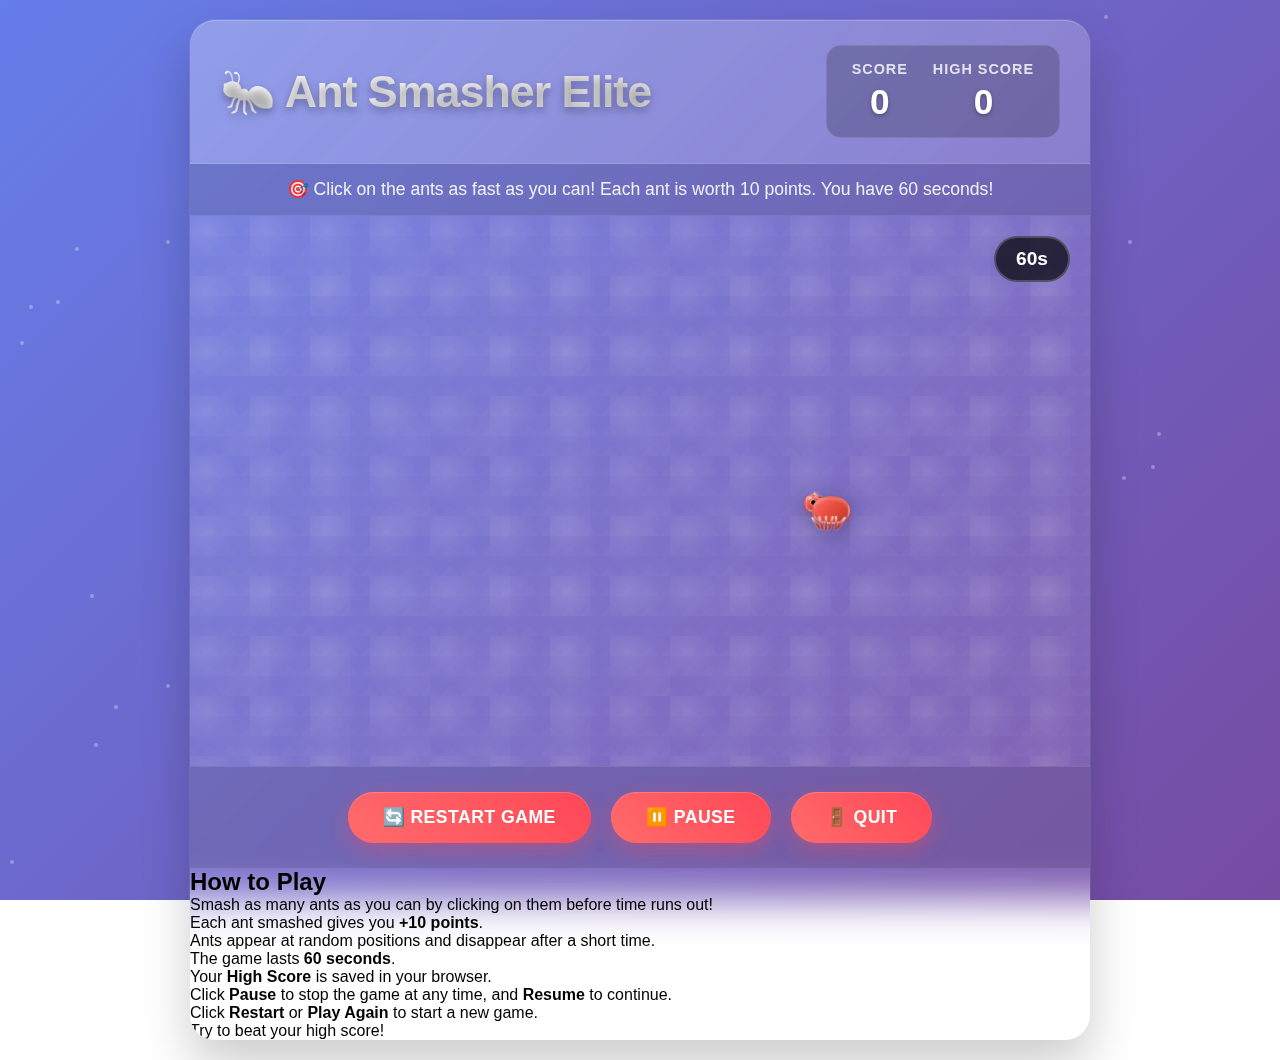
<file: index.html>
<!DOCTYPE html>
<html lang="en">
  <head>
    <meta charset="UTF-8" />
    <meta name="viewport" content="width=device-width, initial-scale=1.0" />
    <title>🐜 Enhanced Ant Smasher</title>
    <link rel="stylesheet" href="style.css" />
  </head>
  <body>
    <div class="bg-particles" id="bgParticles"></div>

    <div class="game-container">
      <div class="game-header">
        <h1 class="game-title">🐜 Ant Smasher Elite</h1>
        <div class="stats-container">
          <div class="score-box">
            <div class="score-label">SCORE</div>
            <div class="score-value">0</div>
          </div>
          <div class="high-score-box">
            <div class="high-score-label">HIGH SCORE</div>
            <div class="high-score-value">0</div>
          </div>
        </div>
      </div>

      <div class="instructions">
        🎯 Click on the ants as fast as you can! Each ant is worth 10 points.
        You have 60 seconds!
      </div>

      <div class="game-area" id="gameArea">
        <div class="time-remaining" id="timeRemaining">60s</div>
        <div class="game-message" id="gameMessage">
          <div>🎉 Game Over! 🎉</div>
          <div class="final-score">Score: <span id="finalScore">0</span></div>
          <button class="btn" id="playAgainBtn">Play Again</button>
        </div>
      </div>

      <div class="controls">
        <button class="btn" id="restartBtn">🔄 Restart Game</button>
        <button class="btn" id="pauseBtn">⏸️ Pause</button>
        <button class="btn" id="quitBtn">🚪 Quit</button>
      </div>

      <!-- Rulebook Section -->
      <div class="rulebook">
        <h2>How to Play</h2>
        <ul>
          <li>
            Smash as many ants as you can by clicking on them before time runs
            out!
          </li>
          <li>Each ant smashed gives you <strong>+10 points</strong>.</li>
          <li>
            Ants appear at random positions and disappear after a short time.
          </li>
          <li>The game lasts <strong>60 seconds</strong>.</li>
          <li>Your <strong>High Score</strong> is saved in your browser.</li>
          <li>
            Click <strong>Pause</strong> to stop the game at any time, and
            <strong>Resume</strong> to continue.
          </li>
          <li>
            Click <strong>Restart</strong> or <strong>Play Again</strong> to
            start a new game.
          </li>
          <li>Try to beat your high score!</li>
        </ul>
      </div>
    </div>

    <script src="script.js"></script>
  </body>
</html>
</file>
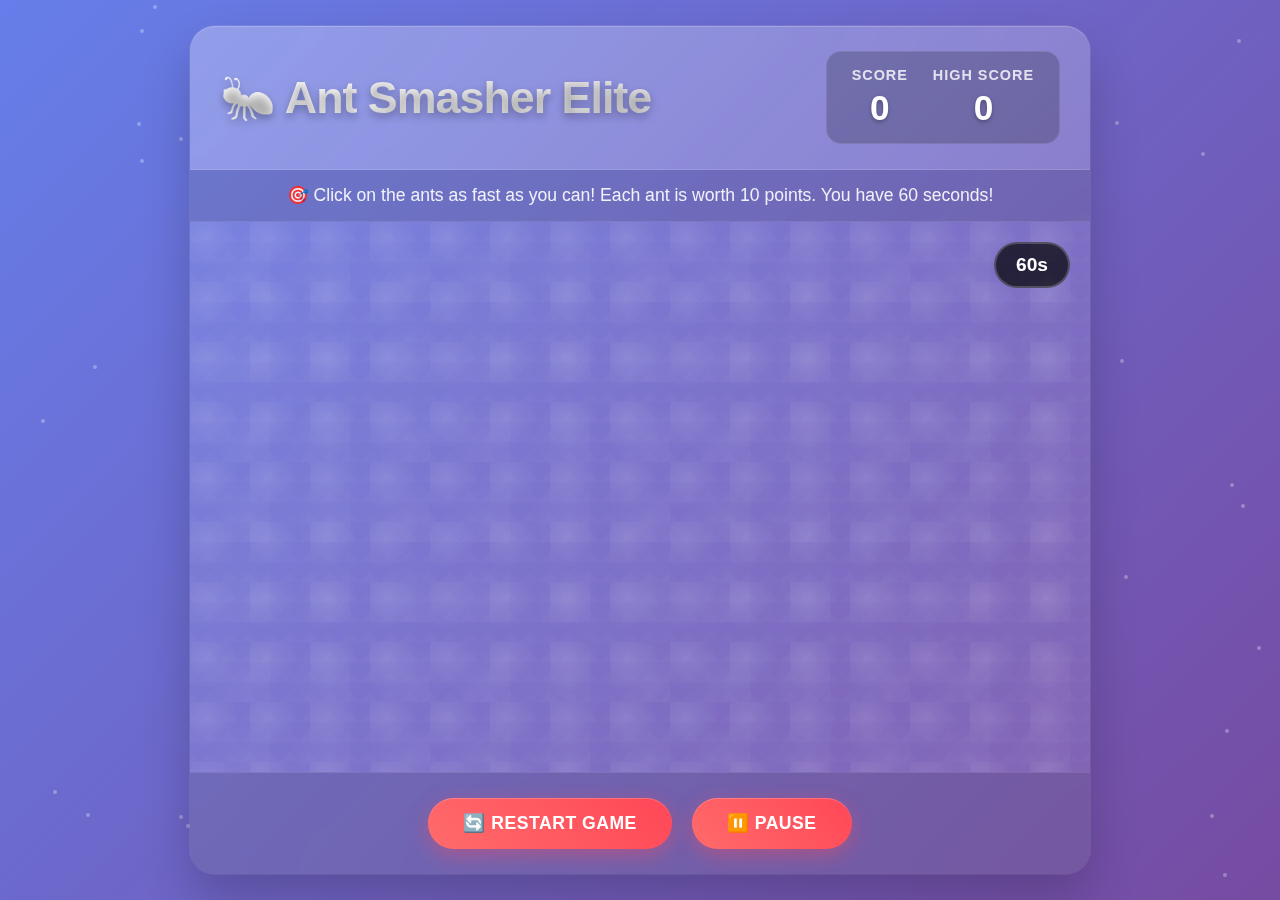
<file: Ant-Smasher.html>
<!DOCTYPE html>
<html lang="en">
  <head>
    <meta charset="UTF-8" />
    <meta name="viewport" content="width=device-width, initial-scale=1.0" />
    <title>🐜 Enhanced Ant Smasher</title>
    <link rel="stylesheet" href="/style.css" />
  </head>
  <body>
    <div class="bg-particles" id="bgParticles"></div>

    <div class="game-container">
      <div class="game-header">
        <h1 class="game-title">🐜 Ant Smasher Elite</h1>
        <div class="stats-container">
          <div class="score-box">
            <div class="score-label">SCORE</div>
            <div class="score-value">0</div>
          </div>
          <div class="high-score-box">
            <div class="high-score-label">HIGH SCORE</div>
            <div class="high-score-value">0</div>
          </div>
        </div>
      </div>

      <div class="instructions">
        🎯 Click on the ants as fast as you can! Each ant is worth 10 points.
        You have 60 seconds!
      </div>

      <div class="game-area" id="gameArea">
        <div class="time-remaining" id="timeRemaining">60s</div>
        <div class="game-message" id="gameMessage">
          <div>🎉 Game Over! 🎉</div>
          <div class="final-score">Score: <span id="finalScore">0</span></div>
          <button class="btn" id="playAgainBtn">Play Again</button>
        </div>
      </div>

      <div class="controls">
        <button class="btn" id="restartBtn">🔄 Restart Game</button>
        <button class="btn" id="pauseBtn">⏸️ Pause</button>
      </div>
    </div>

    <script src="/script.js"></script>
  </body>
</html>
</file>
<file: style.css>
* {
            margin: 0;
            padding: 0;
            box-sizing: border-box;
            font-family: 'Segoe UI', Tahoma, Geneva, Verdana, sans-serif;
        }

        body {
            min-height: 100vh;
            display: flex;
            justify-content: center;
            align-items: center;
            background: linear-gradient(135deg, #667eea 0%, #764ba2 100%);
            background-attachment: fixed;
            padding: 20px;
            overflow-x: hidden;
        }

        /* Animated background particles */
        .bg-particles {
            position: fixed;
            top: 0;
            left: 0;
            width: 100%;
            height: 100%;
            pointer-events: none;
            z-index: -1;
        }

        .particle {
            position: absolute;
            width: 4px;
            height: 4px;
            background: rgba(255, 255, 255, 0.3);
            border-radius: 50%;
            animation: float 6s infinite ease-in-out;
        }

        @keyframes float {
            0%, 100% { transform: translateY(0px) rotate(0deg); }
            50% { transform: translateY(-20px) rotate(180deg); }
        }

        .game-container {
            width: 100%;
            max-width: 900px;
            background: rgba(255, 255, 255, 0.1);
            backdrop-filter: blur(20px);
            border-radius: 25px;
            box-shadow: 
                0 25px 50px rgba(0, 0, 0, 0.2),
                0 0 0 1px rgba(255, 255, 255, 0.1),
                inset 0 1px 0 rgba(255, 255, 255, 0.2);
            overflow: hidden;
            position: relative;
        }

        .game-header {
            padding: 25px 30px;
            background: linear-gradient(135deg, rgba(255, 255, 255, 0.2), rgba(255, 255, 255, 0.1));
            display: flex;
            justify-content: space-between;
            align-items: center;
            flex-wrap: wrap;
            gap: 20px;
            border-bottom: 1px solid rgba(255, 255, 255, 0.1);
        }

        .game-title {
            color: #fff;
            font-size: 2.8rem;
            font-weight: 800;
            text-shadow: 0 4px 8px rgba(0, 0, 0, 0.3);
            letter-spacing: -1px;
            background: linear-gradient(45deg, #fff, #e0e0e0);
            -webkit-background-clip: text;
            -webkit-text-fill-color: transparent;
            background-clip: text;
        }

        .stats-container {
            display: flex;
            gap: 25px;
            background: rgba(0, 0, 0, 0.2);
            padding: 15px 25px;
            border-radius: 15px;
            border: 1px solid rgba(255, 255, 255, 0.1);
        }

        .score-box, .high-score-box {
            text-align: center;
            color: #fff;
        }

        .score-label, .high-score-label {
            font-size: 0.9rem;
            opacity: 0.8;
            margin-bottom: 5px;
            font-weight: 600;
            letter-spacing: 1px;
        }

        .score-value, .high-score-value {
            font-size: 2.2rem;
            font-weight: 700;
            transition: all 0.3s ease;
            text-shadow: 0 2px 4px rgba(0, 0, 0, 0.3);
        }

        .score-value.updated, .high-score-value.updated {
            color: #ffeb3b;
            transform: scale(1.15);
            text-shadow: 0 0 20px rgba(255, 235, 59, 0.5);
        }

        .instructions {
            color: rgba(255, 255, 255, 0.9);
            text-align: center;
            padding: 15px 30px;
            font-size: 1.1rem;
            font-weight: 500;
            background: rgba(0, 0, 0, 0.1);
            border-bottom: 1px solid rgba(255, 255, 255, 0.1);
        }

        .game-area {
            height: 550px;
            position: relative;
            overflow: hidden;
            background: 
                radial-gradient(circle at 25% 25%, rgba(255, 255, 255, 0.1) 0%, transparent 50%),
                radial-gradient(circle at 75% 75%, rgba(255, 255, 255, 0.05) 0%, transparent 50%),
                linear-gradient(45deg, rgba(255, 255, 255, 0.02) 25%, transparent 25%),
                linear-gradient(-45deg, rgba(255, 255, 255, 0.02) 25%, transparent 25%);
            background-size: 60px 60px, 80px 80px, 20px 20px, 20px 20px;
            cursor: crosshair;
        }

        .ant {
            position: absolute;
            width: 55px;
            height: 45px;
            cursor: pointer;
            transition: all 0.2s ease;
            z-index: 10;
            filter: drop-shadow(0 4px 12px rgba(0, 0, 0, 0.3));
            animation: antFloat 2s ease-in-out infinite alternate, antAppear 0.5s ease-out;
        }

        @keyframes antFloat {
            0% { transform: translateY(0) rotate(0deg); }
            100% { transform: translateY(-12px) rotate(2deg); }
        }

        @keyframes antAppear {
            0% { opacity: 0; transform: scale(0.5) rotate(180deg); }
            100% { opacity: 1; transform: scale(1) rotate(0deg); }
        }

        .ant:hover {
            transform: scale(1.15);
            filter: drop-shadow(0 6px 16px rgba(0, 0, 0, 0.4));
        }

        .ant-body {
            position: absolute;
            width: 38px;
            height: 28px;
            background: linear-gradient(135deg, #ff6b6b 0%, #e74c3c 50%, #c0392b 100%);
            border-radius: 50% 50% 45% 45%;
            top: 12px;
            left: 8px;
            box-shadow: 
                0 3px 6px rgba(192, 57, 43, 0.4),
                inset 0 1px 3px rgba(255, 255, 255, 0.3),
                inset 0 -1px 3px rgba(0, 0, 0, 0.2);
            border: 2px solid rgba(255, 255, 255, 0.2);
        }

        .ant-head {
            position: absolute;
            width: 18px;
            height: 18px;
            background: linear-gradient(135deg, #ff8a80 0%, #e74c3c 50%, #c0392b 100%);
            border-radius: 50%;
            top: 10px;
            left: 0;
            box-shadow: 
                0 2px 4px rgba(192, 57, 43, 0.4),
                inset 0 1px 2px rgba(255, 255, 255, 0.3);
            border: 2px solid rgba(255, 255, 255, 0.2);
        }

        .ant-eye {
            position: absolute;
            width: 5px;
            height: 5px;
            background: radial-gradient(circle, #000 40%, #333 100%);
            border-radius: 50%;
            top: 4px;
            left: 5px;
            box-shadow: 
                0 0 2px rgba(255, 255, 255, 0.8),
                inset 0 0 1px rgba(255, 255, 255, 0.6);
        }

        .ant-antenna {
            position: absolute;
            width: 10px;
            height: 2px;
            background: linear-gradient(90deg, rgba(255, 255, 255, 0.8), #c0392b 80%);
            border-radius: 1px;
            box-shadow: 0 0 3px rgba(255, 255, 255, 0.6);
        }

        .antenna-left {
            top: 2px;
            left: 3px;
            transform: rotate(-35deg);
            transform-origin: left center;
            animation: antennaMove 1.2s infinite alternate;
        }

        .antenna-right {
            top: 2px;
            left: 6px;
            transform: rotate(35deg);
            transform-origin: right center;
            animation: antennaMove 1.2s infinite alternate-reverse;
        }

        @keyframes antennaMove {
            0% { transform: rotate(-35deg); }
            100% { transform: rotate(-50deg); }
        }

        .ant-legs {
            position: absolute;
            width: 38px;
            height: 25px;
            top: 32px;
            left: 8px;
        }

        .leg {
            position: absolute;
            width: 2px;
            height: 14px;
            background: linear-gradient(180deg, rgba(255, 255, 255, 0.8), #c0392b 70%);
            border-radius: 1px;
            box-shadow: 0 0 2px rgba(255, 255, 255, 0.6);
        }

        .leg-1 { left: 3px; transform: rotate(-35deg); }
        .leg-2 { left: 8px; transform: rotate(-15deg); }
        .leg-3 { left: 13px; transform: rotate(0deg); }
        .leg-4 { left: 18px; transform: rotate(15deg); }
        .leg-5 { left: 23px; transform: rotate(0deg); }
        .leg-6 { left: 28px; transform: rotate(35deg); }

        .ant.smashed {
            animation: smashEffect 0.4s ease-out forwards;
        }

        @keyframes smashEffect {
            0% { transform: scale(1) rotate(0deg); opacity: 1; }
            50% { transform: scale(1.3) rotate(15deg); opacity: 0.8; }
            100% { transform: scale(0) rotate(360deg); opacity: 0; }
        }

        .score-popup {
            position: absolute;
            color: #ffeb3b;
            font-size: 1.5rem;
            font-weight: bold;
            text-shadow: 0 0 10px rgba(255, 235, 59, 0.8);
            pointer-events: none;
            z-index: 100;
            animation: scorePopup 1s ease-out forwards;
        }

        @keyframes scorePopup {
            0% { transform: scale(0.5) translateY(0); opacity: 1; }
            100% { transform: scale(1.2) translateY(-50px); opacity: 0; }
        }

        .controls {
            padding: 25px 30px;
            display: flex;
            justify-content: center;
            gap: 20px;
            background: rgba(0, 0, 0, 0.1);
            border-top: 1px solid rgba(255, 255, 255, 0.1);
        }

        .btn {
            background: linear-gradient(45deg, #ff6b6b, #ff4757);
            color: white;
            border: none;
            padding: 15px 35px;
            font-size: 1.1rem;
            border-radius: 50px;
            cursor: pointer;
            transition: all 0.3s ease;
            box-shadow: 
                0 6px 20px rgba(255, 71, 87, 0.4),
                inset 0 1px 0 rgba(255, 255, 255, 0.2);
            font-weight: 600;
            letter-spacing: 0.5px;
            text-transform: uppercase;
        }

        .btn:hover {
            transform: translateY(-3px);
            box-shadow: 
                0 8px 25px rgba(255, 71, 87, 0.6),
                inset 0 1px 0 rgba(255, 255, 255, 0.3);
        }

        .btn:active {
            transform: translateY(0);
        }

        .game-message {
            position: absolute;
            top: 50%;
            left: 50%;
            transform: translate(-50%, -50%);
            background: rgba(0, 0, 0, 0.9);
            color: white;
            padding: 30px 50px;
            border-radius: 20px;
            font-size: 2.2rem;
            font-weight: bold;
            z-index: 200;
            display: none;
            text-align: center;
            box-shadow: 
                0 20px 40px rgba(0, 0, 0, 0.5),
                0 0 0 1px rgba(255, 255, 255, 0.1),
                inset 0 1px 0 rgba(255, 255, 255, 0.1);
            backdrop-filter: blur(10px);
            border: 2px solid rgba(255, 255, 255, 0.1);
        }

        .game-message.game-over {
            display: block;
            animation: gameOverAppear 0.5s ease-out;
        }

        @keyframes gameOverAppear {
            0% { opacity: 0; transform: translate(-50%, -50%) scale(0.8); }
            100% { opacity: 1; transform: translate(-50%, -50%) scale(1); }
        }

        .final-score {
            font-size: 3.5rem;
            color: #ffeb3b;
            margin: 15px 0;
            text-shadow: 0 0 20px rgba(255, 235, 59, 0.5);
        }

        .time-remaining {
            position: absolute;
            top: 20px;
            right: 20px;
            background: rgba(0, 0, 0, 0.7);
            color: white;
            padding: 10px 20px;
            border-radius: 25px;
            font-size: 1.2rem;
            font-weight: bold;
            border: 2px solid rgba(255, 255, 255, 0.2);
            z-index: 50;
        }

        .time-remaining.warning {
            background: rgba(255, 71, 87, 0.8);
            animation: pulse 1s infinite;
        }

        @keyframes pulse {
            0%, 100% { transform: scale(1); }
            50% { transform: scale(1.05); }
        }

        /* Responsive design */
        @media (max-width: 768px) {
            .game-header {
                flex-direction: column;
                text-align: center;
            }
            
            .game-title {
                font-size: 2.2rem;
            }
            
            .game-area {
                height: 450px;
            }
            
            .ant {
                width: 45px;
                height: 35px;
            }
            
            .controls {
                flex-direction: column;
                align-items: center;
            }
        }
</file>
